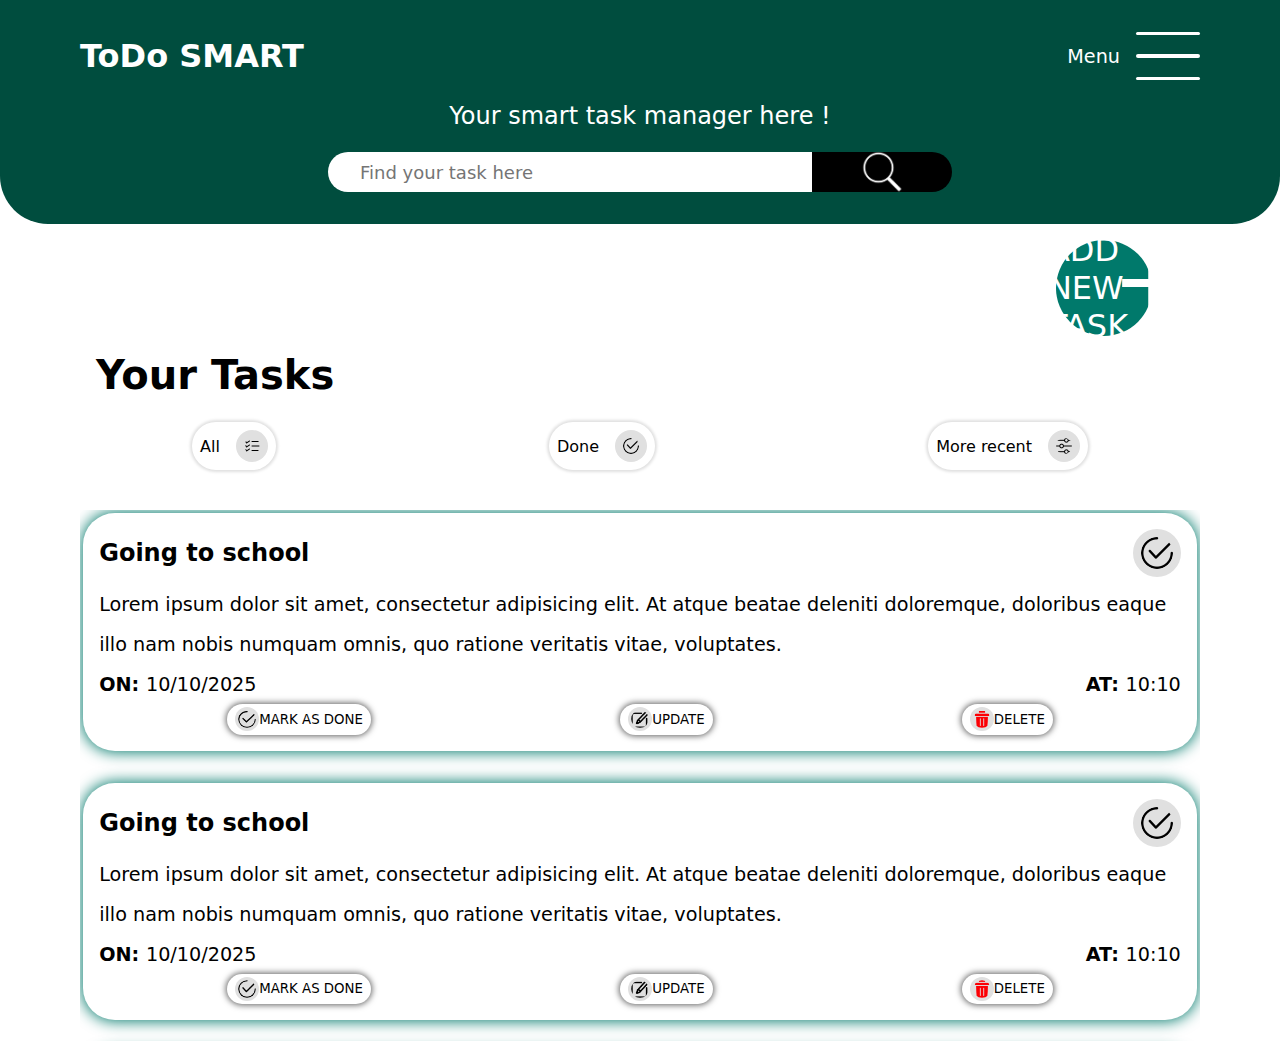
<file: index.html>
<!DOCTYPE html>
<html lang="en">
<head>
    <meta charset="UTF-8">
    <title>ToDo SMART App</title>
    <link rel="stylesheet" href="./index.css">
</head>
<body>
    <div class="top">
        <header>
            <a href="index.html" class="logo">ToDo SMART</a>
            <div class="menu">
                <span>Menu</span>
                <button class="btnMenu">
                    <hr>
                </button>
            </div>
            <nav>
                <ul class="menuList">
                    <li>
                        <a href="#">
                            <p>Menu</p>
                        </a>
                        <img src="./static/images/menuClose.png" alt="menu image">
                    </li>
                    <li>
                        <img src="./static/images/user.png" alt="profile image">
                        <a href="#">
                            <p>Your Profile</p>
                        </a>
                    </li>
                    <li>
                        <img src="./static/images/darkMode.png" alt="darkMode image">
                        <a href="#">
                            <p>Go in Dark Mode</p>
                        </a>
                    </li>
                </ul>
                <ul class="settings">
                    <li>
                        <a href="#">
                            <p>Settings</p>
                        </a>
                        <img src="./static/images/setting.png" alt="settings image">
                    </li>
                    <li>
                        <img src="./static/images/lang.png" alt="Language image">
                        <a href="#">
                            <p>Put it in English</p>
                        </a>
                    </li>
                    <li>
                        <img src="./static/images/colorPalette.png" alt="Color image">
                        <a href="#">
                            <p>Change the color</p>
                        </a>
                    </li>
                </ul>
                <footer class="footer">
                    <div class="about">
                        <b>ABOUT US</b>
                        <a href="/index.html">ToDo SMART</a>
                        <ul>
                            <li>
                                <a href="#">Legal informations</a>
                            </li>
                            <li>
                                <a href="#">Privacy Police</a>
                            </li>
                            <li>
                                <a href="#">FAQS</a>
                            </li>
                        </ul>
                    </div>
                    <div class="contact">
                        <b>CONTACT US: </b>
                        <ul>
                            <li>
                                <a href="#">
                                    <img src="./static/images/gmail.png" alt="email image">
                                    <p>www.Email@gmail.com</p>
                                </a>
                            </li>
                            <li>
                                <a href="#">
                                    <img src="./static/images/whatsapp.png" alt="Whatsapp image">
                                    <p>+237 676 169 056</p>
                                </a>
                            </li>
                            <li>
                                <a href="#">
                                    <img src="./static/images/facebook.png" alt="facebook image">
                                    <p>arold takam</p>
                                </a>
                            </li>
                            <li>
                                <a href="#">
                                    <img src="./static/images/youtube.png" alt="youtube image">
                                    <p>@aroldTakus</p>
                                </a>
                            </li>
                        </ul>
                    </div>
                    <div class="more">
                        <b>More on US: </b>
                        <ul>
                            <li>
                                <a href="#">Services Extra</a>
                            </li>
                            <li>
                                <a href="#">Services Extra</a>
                            </li>
                            <li>
                                <a href="#">Services Extra</a>
                            </li>
                        </ul>
                    </div>
                    <div class="copyright">
                        <p>&copy; 2025 ToDo SMART. All rights reserved.</p>
                        <p>Designed by Arold Takus</p>
                    </div>
                </footer>
            </nav>
        </header>
        <span class="heroText">Your smart task manager here !</span>
        <div class="search">
            <input type="search" class="quest" placeholder="Find your task here"/>
            <button type="submit">
                <img src="./static/images/search.webp" alt="loop images">
            </button>
        </div>
    </div>
    <div class="ctaAdd">
        <a href="./templates/html/addTask.html">
            <p>ADD NEW TASK</p>
            <span><p>+</p></span>
        </a>
    </div>
    <div class="taskBody">
        <h1>Your Tasks</h1>
        <div class="filterZone">
            <button class="all">
                <p>All</p>
                <img src="./static/images/all.png" alt="all image">
            </button>
            <button class="done">
                <p>Done</p>
                <img src="./static/images/done.png" alt="checked images">
            </button>
            <button class="order">
                <p>More recent</p>
                <img src="./static/images/order.png" alt="arrowUp images">
            </button>
        </div>
        <section class="taskList">
            <ul>
                <li>
                    <div class="topTask">
                        <h2>Going to school</h2>
                        <img src="./static/images/done.png" alt="status image">
                    </div>
                    <div class="text">
                        <p>
                            Lorem ipsum dolor sit amet, consectetur adipisicing elit. At atque beatae deleniti doloremque, doloribus eaque illo nam nobis numquam omnis, quo ratione veritatis vitae, voluptates.
                        </p>
                    </div>
                    <div class="timing">
                        <div class="date">
                            <b>ON: </b>
                            <span class="dating">10/10/2025</span>
                        </div>
                        <div class="time">
                            <b>AT: </b>
                            <span class="time">10:10</span>
                        </div>
                    </div>
                    <div class="btn">
                        <button class="markDone">
                            <img src="./static/images/done.png" alt="done image">
                            <p>MARK AS DONE</p>
                        </button>
                        <button class="update">
                            <img src="./static/images/update.png" alt="pencil image">
                            <p>UPDATE</p>
                        </button>
                        <button class="delete">
                            <img src="./static/images/delete.png" alt="delete image">
                            <p>DELETE</p>
                        </button>
                    </div>
                </li>
                <li>
                    <div class="topTask">
                        <h2>Going to school</h2>
                        <img src="./static/images/done.png" alt="status image">
                    </div>
                    <div class="text">
                        <p>
                            Lorem ipsum dolor sit amet, consectetur adipisicing elit. At atque beatae deleniti doloremque, doloribus eaque illo nam nobis numquam omnis, quo ratione veritatis vitae, voluptates.
                        </p>
                    </div>
                    <div class="timing">
                        <div class="date">
                            <b>ON: </b>
                            <span class="dating">10/10/2025</span>
                        </div>
                        <div class="time">
                            <b>AT: </b>
                            <span class="time">10:10</span>
                        </div>
                    </div>
                    <div class="btn">
                        <button class="markDone">
                            <img src="./static/images/done.png" alt="done image">
                            <p>MARK AS DONE</p>
                        </button>
                        <button class="update">
                            <img src="./static/images/update.png" alt="pencil image">
                            <p>UPDATE</p>
                        </button>
                        <button class="delete">
                            <img src="./static/images/delete.png" alt="delete image">
                            <p>DELETE</p>
                        </button>
                    </div>
                </li>
                <li>
                    <div class="topTask">
                        <h2>Going to school</h2>
                        <img src="./static/images/done.png" alt="status image">
                    </div>
                    <div class="text">
                        <p>
                            Lorem ipsum dolor sit amet, consectetur adipisicing elit. At atque beatae deleniti doloremque, doloribus eaque illo nam nobis numquam omnis, quo ratione veritatis vitae, voluptates.
                        </p>
                    </div>
                    <div class="timing">
                        <div class="date">
                            <b>ON: </b>
                            <span class="dating">10/10/2025</span>
                        </div>
                        <div class="time">
                            <b>AT: </b>
                            <span class="time">10:10</span>
                        </div>
                    </div>
                    <div class="btn">
                        <button class="markDone">
                            <img src="./static/images/done.png" alt="done image">
                            <p>MARK AS DONE</p>
                        </button>
                        <button class="update">
                            <img src="./static/images/update.png" alt="pencil image">
                            <p>UPDATE</p>
                        </button>
                        <button class="delete">
                            <img src="./static/images/delete.png" alt="delete image">
                            <p>DELETE</p>
                        </button>
                    </div>
                </li>
                <li>
                    <div class="topTask">
                        <h2>Going to school</h2>
                        <img src="./static/images/done.png" alt="status image">
                    </div>
                    <div class="text">
                        <p>
                            Lorem ipsum dolor sit amet, consectetur adipisicing elit. At atque beatae deleniti doloremque, doloribus eaque illo nam nobis numquam omnis, quo ratione veritatis vitae, voluptates.
                        </p>
                    </div>
                    <div class="timing">
                        <div class="date">
                            <b>ON: </b>
                            <span class="dating">10/10/2025</span>
                        </div>
                        <div class="time">
                            <b>AT: </b>
                            <span class="time">10:10</span>
                        </div>
                    </div>
                    <div class="btn">
                        <button class="markDone">
                            <img src="./static/images/done.png" alt="done image">
                            <p>MARK AS DONE</p>
                        </button>
                        <button class="update">
                            <img src="./static/images/update.png" alt="pencil image">
                            <p>UPDATE</p>
                        </button>
                        <button class="delete">
                            <img src="./static/images/delete.png" alt="delete image">
                            <p>DELETE</p>
                        </button>
                    </div>
                </li>
                <li>
                    <div class="topTask">
                        <h2>Going to school</h2>
                        <img src="./static/images/done.png" alt="status image">
                    </div>
                    <div class="text">
                        <p>
                            Lorem ipsum dolor sit amet, consectetur adipisicing elit. At atque beatae deleniti doloremque, doloribus eaque illo nam nobis numquam omnis, quo ratione veritatis vitae, voluptates.
                        </p>
                    </div>
                    <div class="timing">
                        <div class="date">
                            <b>ON: </b>
                            <span class="dating">10/10/2025</span>
                        </div>
                        <div class="time">
                            <b>AT: </b>
                            <span class="time">10:10</span>
                        </div>
                    </div>
                    <div class="btn">
                        <button class="markDone">
                            <img src="./static/images/done.png" alt="done image">
                            <p>MARK AS DONE</p>
                        </button>
                        <button class="update">
                            <img src="./static/images/update.png" alt="pencil image">
                            <p>UPDATE</p>
                        </button>
                        <button class="delete">
                            <img src="./static/images/delete.png" alt="delete image">
                            <p>DELETE</p>
                        </button>
                    </div>
                </li>
                <li>
                    <div class="topTask">
                        <h2>Going to school</h2>
                        <img src="./static/images/done.png" alt="status image">
                    </div>
                    <div class="text">
                        <p>
                            Lorem ipsum dolor sit amet, consectetur adipisicing elit. At atque beatae deleniti doloremque, doloribus eaque illo nam nobis numquam omnis, quo ratione veritatis vitae, voluptates.
                        </p>
                    </div>
                    <div class="timing">
                        <div class="date">
                            <b>ON: </b>
                            <span class="dating">10/10/2025</span>
                        </div>
                        <div class="time">
                            <b>AT: </b>
                            <span class="time">10:10</span>
                        </div>
                    </div>
                    <div class="btn">
                        <button class="markDone">
                            <img src="./static/images/done.png" alt="done image">
                            <p>MARK AS DONE</p>
                        </button>
                        <button class="update">
                            <img src="./static/images/update.png" alt="pencil image">
                            <p>UPDATE</p>
                        </button>
                        <button class="delete">
                            <img src="./static/images/delete.png" alt="delete image">
                            <p>DELETE</p>
                        </button>
                    </div>
                </li>
                <li>
                    <div class="topTask">
                        <h2>Going to school</h2>
                        <img src="./static/images/done.png" alt="status image">
                    </div>
                    <div class="text">
                        <p>
                            Lorem ipsum dolor sit amet, consectetur adipisicing elit. At atque beatae deleniti doloremque, doloribus eaque illo nam nobis numquam omnis, quo ratione veritatis vitae, voluptates.
                        </p>
                    </div>
                    <div class="timing">
                        <div class="date">
                            <b>ON: </b>
                            <span class="dating">10/10/2025</span>
                        </div>
                        <div class="time">
                            <b>AT: </b>
                            <span class="time">10:10</span>
                        </div>
                    </div>
                    <div class="btn">
                        <button class="markDone">
                            <img src="./static/images/done.png" alt="done image">
                            <p>MARK AS DONE</p>
                        </button>
                        <button class="update">
                            <img src="./static/images/update.png" alt="pencil image">
                            <p>UPDATE</p>
                        </button>
                        <button class="delete">
                            <img src="./static/images/delete.png" alt="delete image">
                            <p>DELETE</p>
                        </button>
                    </div>
                </li>
                <li>
                    <div class="topTask">
                        <h2>Going to school</h2>
                        <img src="./static/images/done.png" alt="status image">
                    </div>
                    <div class="text">
                        <p>
                            Lorem ipsum dolor sit amet, consectetur adipisicing elit. At atque beatae deleniti doloremque, doloribus eaque illo nam nobis numquam omnis, quo ratione veritatis vitae, voluptates.
                        </p>
                    </div>
                    <div class="timing">
                        <div class="date">
                            <b>ON: </b>
                            <span class="dating">10/10/2025</span>
                        </div>
                        <div class="time">
                            <b>AT: </b>
                            <span class="time">10:10</span>
                        </div>
                    </div>
                    <div class="btn">
                        <button class="markDone">
                            <img src="./static/images/done.png" alt="done image">
                            <p>MARK AS DONE</p>
                        </button>
                        <button class="update">
                            <img src="./static/images/update.png" alt="pencil image">
                            <p>UPDATE</p>
                        </button>
                        <button class="delete">
                            <img src="./static/images/delete.png" alt="delete image">
                            <p>DELETE</p>
                        </button>
                    </div>
                </li>
            </ul>
        </section>
    </div>
    <section class="upd">
        <div class="errorTracker">
        <span>
            <p>
                Lorem ipsum dolor sit amet, consectetur adipisicing elit. Aspernatur cupiditate eos fugiat obcaecati. Blanditiis corporis dolor est ipsum maiores perspiciatis possimus praesentium repellat temporibus unde.
            </p>
            <button>OK</button>
        </span>
        </div>
        <h1>Update your Task</h1>
        <form>
            <input type="text" class="title" placeholder="Enter your task title here">
            <textarea name="details" id="details" class="description" cols="30" rows="10" placeholder="Enter your task description"></textarea>
            <div class="chrono">
                <input type="date" name="date" id="date" class="day">
                <input type="time" name="time" id="time" class="hour">
            </div>
            <div class="status">
                <label for="status" id="status">Would you want to change the status?</label>
                <div class="put">
                    <input type="radio" name="stat" id="yes">
                    <label for="yes">Yes</label>
                </div>
                <div class="put">
                    <input type="radio" name="stat" id="no">
                    <label for="no">No</label>
                </div>
            </div>
            <div class="btn">
                <a href="./index.html" class="backToHome">BACK</a>
                <button type="submit" class="ok">SUBMIT</button>
            </div>
        </form>
    </section>

    <script src="./index.js" defer></script>
</body>
</html>
</file>
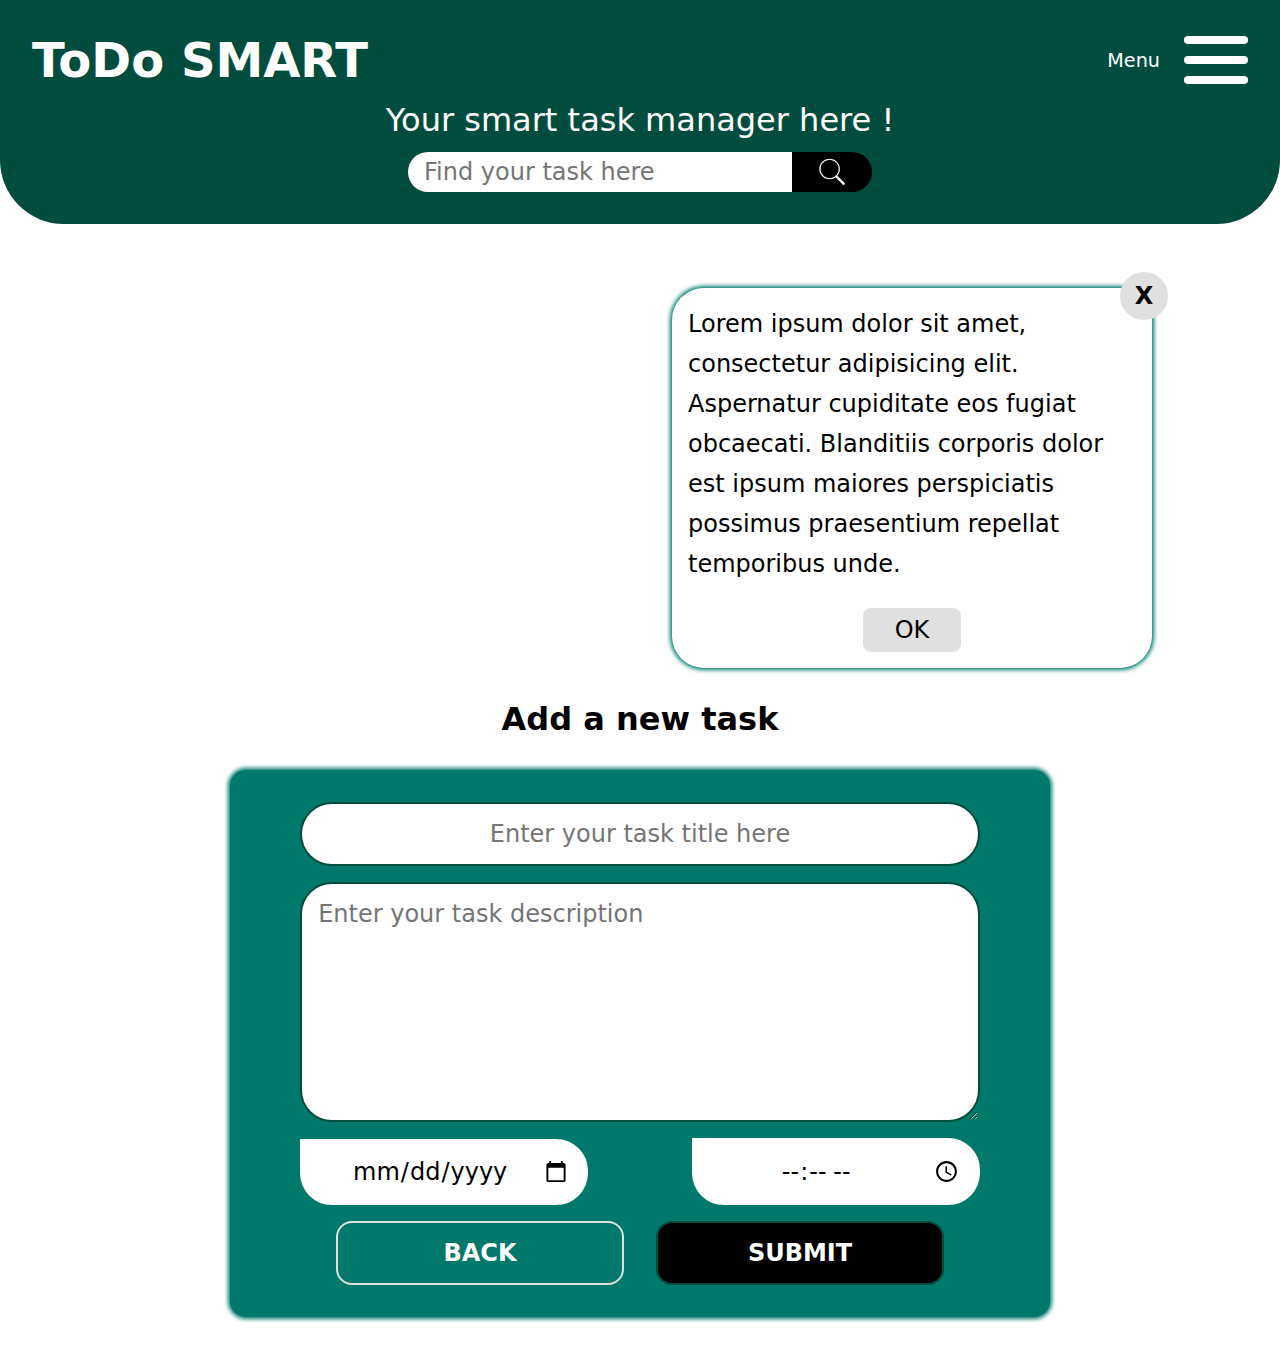
<file: templates/html/addTask.html>
<!DOCTYPE html>
<html lang="en">
  <head>
    <meta charset="UTF-8" />
    <title>ToDo SMART App/Add New Task</title>
    <link rel="stylesheet" href="/static/css/addTask.css" />
  </head>
  <body>
    <div class="top">
      <header>
        <a href="/index.html" class="logo">ToDo SMART</a>
        <div class="menu">
          <span>Menu</span>
          <button class="btnMenu">
            <hr />
          </button>
        </div>
        <nav>
          <ul class="menuList">
            <li>
              <a href="#">
                <p>Menu</p>
              </a>
              <img src="/static/images/menuClose.png" alt="menu image" />
            </li>
            <li>
              <img src="/static/images/user.png" alt="profile image" />
              <a href="#">
                <p>Your Profile</p>
              </a>
            </li>
            <li>
              <img src="/static/images/darkMode.png" alt="darkMode image" />
              <a href="#">
                <p>Go in Dark Mode</p>
              </a>
            </li>
          </ul>
          <ul class="settings">
            <li>
              <a href="#">
                <p>Settings</p>
              </a>
              <img src="/static/images/setting.png" alt="settings image" />
            </li>
            <li>
              <img src="/static/images/lang.png" alt="Language image" />
              <a href="#">
                <p>Put it in English</p>
              </a>
            </li>
            <li>
              <img src="/static/images/colorPalette.png" alt="Color image" />
              <a href="#">
                <p>Change the color</p>
              </a>
            </li>
          </ul>
          <footer class="footer">
            <div class="about">
              <b>ABOUT US</b>
              <a href="/index.html">ToDo SMART</a>
              <ul>
                <li>
                  <a href="#">Legal informations</a>
                </li>
                <li>
                  <a href="#">Privacy Police</a>
                </li>
                <li>
                  <a href="#">FAQS</a>
                </li>
              </ul>
            </div>
            <div class="contact">
              <b>CONTACT US: </b>
              <ul>
                <li>
                  <a href="#">
                    <img src="/static/images/gmail.png" alt="email image" />
                    <p>www.Email@gmail.com</p>
                  </a>
                </li>
                <li>
                  <a href="#">
                    <img
                      src="/static/images/whatsapp.png"
                      alt="Whatsapp image"
                    />
                    <p>+237 676 169 056</p>
                  </a>
                </li>
                <li>
                  <a href="#">
                    <img
                      src="/static/images/facebook.png"
                      alt="facebook image"
                    />
                    <p>arold takam</p>
                  </a>
                </li>
                <li>
                  <a href="#">
                    <img src="/static/images/youtube.png" alt="youtube image" />
                    <p>@aroldTakus</p>
                  </a>
                </li>
              </ul>
            </div>
            <div class="more">
              <b>More on US: </b>
              <ul>
                <li>
                  <a href="#">Services Extra</a>
                </li>
                <li>
                  <a href="#">Services Extra</a>
                </li>
                <li>
                  <a href="#">Services Extra</a>
                </li>
              </ul>
            </div>
            <div class="copyright">
              <p>&copy; 2025 ToDo SMART. All rights reserved.</p>
              <p>Designed by Arold Takus</p>
            </div>
          </footer>
        </nav>
      </header>
      <span class="heroText">Your smart task manager here !</span>
      <div class="search">
        <input type="search" class="quest" placeholder="Find your task here" />
        <button type="submit">
          <img src="/static/images/search.webp" alt="loop images" />
        </button>
      </div>
    </div>
    <div class="zone">
      <div class="errorTracker">
        <span>
          <p>
            Lorem ipsum dolor sit amet, consectetur adipisicing elit. Aspernatur
            cupiditate eos fugiat obcaecati. Blanditiis corporis dolor est ipsum
            maiores perspiciatis possimus praesentium repellat temporibus unde.
          </p>
          <button>OK</button>
        </span>
      </div>
      <h1>Add a new task</h1>
      <form>
        <input
          type="text"
          class="title"
          placeholder="Enter your task title here"
        />
        <textarea
          name="details"
          id="details"
          class="description"
          cols="30"
          rows="10"
          placeholder="Enter your task description"
        ></textarea>
        <div class="chrono">
          <input type="date" name="date" id="date" class="day" />
          <input type="time" name="time" id="time" class="hour" />
        </div>
        <div class="btn">
          <a href="/index.html" class="backToHome">BACK</a>
          <button type="submit" class="ok">SUBMIT</button>
        </div>
      </form>
    </div>

    <script src="/index.js" defer></script>
  </body>
</html>
</file>
<file: index.css>
*{
    padding: 0;
    margin: 0;
    box-sizing: border-box;
    font-family: system-ui, -apple-system, BlinkMacSystemFont, 'Segoe UI', Roboto, Oxygen, Ubuntu, Cantarell, 'Open Sans', 'Helvetica Neue', sans-serif;
}

:root{
    --mainColor:  #004D3E;
    --secondaryColor: #00796B;
    --thirdColor: #00796B;
    --blackColor: #000;
    --whiteColor: #fff;
    --grayColor: #f5f5f5;
    --lightGrayColor: #e0e0e0;
    --darkGrayColor: #616161;
    --errorColor: #d32f2f;
}


/*--------------------------MOBILE FIRST----------------------------*/
body{
    display: flex;
    flex-direction: column;
    align-items: center;
    justify-content: center;
    gap: 1rem;
    width: 100%;
    overflow-x: hidden;

    & .top{
        display: flex;
        flex-direction: column;
        align-items: center;
        justify-content: space-between;
        width: 100%;
        height: 20rem;
        background-color: var(--mainColor);
        border-bottom-left-radius: 3rem;
        border-bottom-right-radius: 3rem;
        padding: 2rem 1rem;

        & header{
            display: flex;
            align-items: center;
            justify-content: space-between;
            width: 100%;

            & .logo{
                color: var(--whiteColor);
                font-size: 2rem;
                font-weight: bolder;
                text-decoration: none;
            }

            & .menu{
                display: flex;
                align-items: center;
                gap: 1rem;

                & span{
                    color: var(--whiteColor);
                    font-size: larger;
                }

                & .btnMenu{
                    position: relative;
                    display: flex;
                    flex-direction: column;
                    align-items: center;
                    justify-content: center;
                    width: 2rem;
                    height: 1.5rem;
                    background-color: transparent;
                    border: none;
                    cursor: pointer;
                    transition: 1s all ease;

                    & hr{
                        width: 100%;
                        height: 0.2rem;
                        background-color: var(--whiteColor);
                        border: none;
                        border-radius: 1rem;
                        transition: 1s all ease;
                    }

                    &:before, &:after{
                        width: 100%;
                        height: 0.2rem;
                        background-color: var(--whiteColor);
                        border: none;
                        border-radius: 1rem;
                        content: "";
                        transition: 1s all ease;
                    }

                    &:before{
                        position: absolute;
                        top: 0;
                    }

                    &:after{
                        position: absolute;
                        bottom: 0;
                    }
                }
            }

            & nav{
                position: fixed;
                top: 0;
                left: 0;
                display: flex;
                flex-direction: column;
                justify-content: space-between;
                gap: 2rem;
                width: 100%;
                height: 100dvh;
                background-color: var(--mainColor);
                z-index: 100;
                padding: 2rem 4rem;
                overflow: hidden scroll;
                scroll-behavior: smooth;

                transform: translateX(-100%);
                opacity: 0;

                transition: 1s all ease;

                & .menuList{
                    display: flex;
                    flex-direction: column;
                    gap: 2rem;
                    list-style: none;

                    & li:nth-child(1){
                        display: flex;
                        justify-content: space-between;
                        border-bottom: 1px solid var(--grayColor);
                        padding: 1rem  0;

                        & img{
                            width: 4rem;
                            background-color: var(--whiteColor);
                            border-radius: 4rem;
                            aspect-ratio: 4/4;
                            padding: 0.5rem;
                        }

                        & a{
                            color: var(--whiteColor);
                            font-size: xx-large;
                            font-weight: 570;
                            text-decoration: none;
                        }
                    }

                    & li{
                        display: flex;
                        align-items: center;
                        gap: 1rem;

                        & img{
                            width: 3rem;
                            background-color: var(--whiteColor);
                            border-radius: 2rem;
                            aspect-ratio: 4/4;
                            padding: 0.5rem;
                        }

                        & a{
                            color: var(--whiteColor);
                            font-size: x-large;
                            font-weight: 570;
                            text-decoration: none;
                        }
                    }
                }

                & .settings{
                    display: flex;
                    flex-direction: column;
                    gap: 2rem;
                    list-style: none;

                    & li:nth-child(1){
                        display: flex;
                        justify-content: space-between;
                        border-bottom: 1px solid var(--grayColor);
                        padding: 1rem  0;

                        & img{
                            width: 4rem;
                            background-color: var(--whiteColor);
                            border-radius: 4rem;
                            aspect-ratio: 4/4;
                            padding: 0.5rem;
                        }

                        & a{
                            color: var(--whiteColor);
                            font-size: xx-large;
                            font-weight: 570;
                            text-decoration: none;
                        }
                    }

                    & li{
                        display: flex;
                        align-items: center;
                        gap: 1rem;

                        & img{
                            width: 3rem;
                            background-color: var(--whiteColor);
                            border-radius: 2rem;
                            aspect-ratio: 4/4;
                            padding: 0.5rem;
                        }

                        & a{
                            color: var(--whiteColor);
                            font-size: x-large;
                            font-weight: 570;
                            text-decoration: none;
                        }
                    }
                }

                & footer{
                    display: flex;
                    flex-direction: column;
                    align-items: center;
                    gap: 2rem;
                    width: 100%;
                    background-color: var(--secondaryColor);
                    border-radius: 1rem;
                    padding: 2rem;

                    & .about, .more{
                        display: flex;
                        flex-direction: column;
                        align-items: center;
                        gap: 1rem;
                        width: 100%;

                        & b{
                            color: var(--whiteColor);
                            font-size: large;
                        }

                        & a{
                            color: var(--whiteColor);
                            font-size: x-large;
                            text-decoration: none;
                            transition: 1s all ease;

                            &:hover{
                                font-weight: bold;
                            }
                        }

                        & ul{
                            display: flex;
                            flex-direction: column;
                            gap: 0.8rem;
                            color: var(--whiteColor);
                            font-size: small;
                            font-weight: 300;
                        }
                    }

                    & .contact{
                        display: flex;
                        flex-direction: column;
                        align-items: center;
                        gap: 1rem;
                        width: 100%;

                        & b{
                            color: var(--whiteColor);
                            font-size: large;
                        }

                        & a{
                            color: var(--whiteColor);
                            font-size: large;
                            text-decoration: none;
                        }

                        & ul{
                            display: flex;
                            flex-wrap: wrap;
                            align-items: center;
                            justify-content: center;
                            gap: 4rem;
                            width: 100%;
                            color: var(--whiteColor);
                            font-size: small;
                            font-weight: 380;


                            & li{
                                display: flex;
                                flex-direction: column;
                                align-items: center;
                                justify-content: center;


                                & a{
                                    display: flex;
                                    flex-direction: column;
                                    align-items: center;
                                    justify-content: center;
                                    gap: 1rem;
                                    color: var(--whiteColor);
                                    font-size: x-large;
                                    font-weight: 380;
                                    text-decoration: none;
                                    transition: 1s all ease;

                                    & img{
                                        width: 3rem;
                                        background-color: var(--whiteColor);
                                        border-radius: 2rem;
                                        aspect-ratio: 4/4;
                                        padding: 0.5rem;
                                    }

                                    &:hover{
                                        font-weight: bold;
                                    }
                                }
                            }
                        }
                    }

                    & .copyright{
                        display: flex;
                        flex-direction: column;
                        align-items: center;
                        gap: 1rem;
                        width: 100%;
                        color: var(--whiteColor);
                        border-top: 1px solid var(--grayColor);
                        padding: 1rem 0;
                    }
                }
            }
        }

        & .heroText{
            color: var(--whiteColor);
            font-size: xx-large;
            text-align: center;
        }

        & .search{
            display: flex;
            align-items: center;
            width: 88%;
            height: 3rem;
            border-radius: 2rem;
            overflow: hidden;

            & .quest{
                display: flex;
                align-items: center;
                justify-content: center;
                width: 85%;
                height: 100%;
                background-color: var(--whiteColor);
                border: none;
                color: var(--blackColor);
                font-size: x-large;
                outline: none;
                padding: 0 1rem;
            }

            & button[type = "submit"]{
                display: flex;
                align-items: center;
                justify-content: center;
                width: 25%;
                height: 100%;
                background-color: var(--blackColor);
                border: none;
                transition: 1s all ease;

                & img{
                    width: 70%;
                    justify-content: center;
                    aspect-ratio: 4/4;
                    object-fit: cover;
                    padding: 0.8rem;
                }

                &:hover{
                    cursor: pointer;
                }
            }
        }
    }

    & .ctaAdd{
        display: flex;
        justify-content: flex-end;
        width: 100%;
        overflow: hidden;
        padding: 0 2rem;

        & a{
            display: flex;
            align-items: center;
            justify-content: center;
            gap: 1rem;
            width: 6rem;
            height: 6rem;
            background-color: var(--secondaryColor);
            border-radius: 8rem;
            color: var(--whiteColor);
            font-size: xx-large;
            text-decoration: none;
            transition: 0.5s all ease;
            padding: 2.5rem;

            & span{
                position: relative;
                display: flex;
                align-items: center;
                justify-content: center;
                width: 100%;
                height: 100%;
                transform: translateY(-50%);

                & p{
                    font-size: 6rem;
                }
            }

            &:hover{
                cursor: pointer;
                font-weight: bold;
            }
        }
    }

    & .taskBody{
        display: flex;
        flex-direction: column;
        align-items: center;
        justify-content: center;
        gap: 1.5rem;
        width: 100%;

        & h1{
            align-self: flex-start;
            font-size: 2.5rem;
            margin-left: 2rem;
        }

        & .filterZone{
            display: flex;
            align-items: center;
            justify-content: space-between;
            width: 100%;
            padding: 0 2rem;

            & button{
                display: flex;
                align-items: center;
                gap: 1rem;
                background-color: var(--whiteColor);
                border-radius: 2rem;
                border: none;
                box-shadow: 0 0 3px 2px var(--lightGrayColor);
                padding: 0.5rem;
                transition: 1s all ease;

                & p{
                    font-size: larger;
                }

                & img{
                    width: 2rem;
                    aspect-ratio: 4/4;
                    object-fit: cover;
                    background-color: var(--lightGrayColor);
                    border-radius: 2rem;
                    padding: 0.5rem;
                }

                &:hover{
                    background-color: var(--secondaryColor);
                    color: var(--whiteColor);
                    cursor: pointer;
                    font-weight: bold;
                }
            }
        }

        & .taskList{
            display: flex;
            flex-direction: column;
            align-items: center;
            width: 100%;
            height: auto;
            background-color: var(--whiteColor);
            /*border: 0.5rem solid var(--secondaryColor);*/
            border-radius: 2rem;
            padding: 1rem;

            ul{
                display: flex;
                flex-direction: column;
                gap: 2rem;
                width: 100%;
                min-height: 20dvh;
                max-height: 59dvh;
                list-style: none;
                overflow: hidden scroll;
                scroll-behavior: smooth;
                padding: 0.2rem;

                & li{
                    display: flex;
                    flex-direction: column;
                    gap: 0.5rem;
                    width: 100%;
                    background-color: var(--whiteColor);
                    border-radius: 2rem;
                    box-shadow: 0 0 15px 1px var(--secondaryColor);
                    padding: 1rem;

                    & .topTask{
                        display: flex;
                        align-items: center;
                        justify-content: space-between;

                        & h2{
                            font-size: x-large;
                        }

                        & img{
                            width: 3rem;
                            aspect-ratio: 4/4;
                            background-color: var(--lightGrayColor);
                            border-radius: 2rem;
                            object-fit: cover;
                            padding: 0.5rem;
                        }
                    }

                    & .text{
                        display: flex;
                        align-items: center;
                        justify-content: center;
                        width: 100%;

                        & p{
                            font-size: larger;
                            line-height: 2.5rem;
                        }
                    }

                    & .timing{
                        display: flex;
                        align-items: center;
                        justify-content: space-between;
                        width: 100%;
                        font-size: larger;
                    }

                    & .btn{
                        display: flex;
                        align-items: center;
                        justify-content: space-between;
                        width: 100%;

                        & button{
                            display: flex;
                            align-items: center;
                            gap: 0rem;
                            background-color: transparent;
                            border-radius: 2rem;
                            border: none;
                            box-shadow: 0 0 6px 1px var(--darkGrayColor);
                            padding: 0.2rem  0.5rem;
                            transition: 1s all ease;

                            & p{
                                /*font-size: large;*/
                            }

                            & img{
                                width: 1.5rem;
                                aspect-ratio: 4/4;
                                object-fit: cover;
                                background-color: var(--lightGrayColor);
                                border-radius: 2rem;
                                padding: 0.2rem;
                            }

                            &:hover{
                                background-color: var(--secondaryColor);
                                color: var(--whiteColor);
                                cursor: pointer;
                                font-weight: bold;
                            }
                        }
                    }
                }
            }
        }
    }

    & .upd{
        position: absolute;
        top: 0;
        left: 0;
        display: flex;
        flex-direction: column;
        align-items: center;
        justify-content: center;
        gap: 2rem;
        width: 100%;
        height: auto;
        background-color: var(--secondaryColor);
        padding: 2rem;
        transition: 1s all ease;

        /*transform: translateX(-100%);*/
        scale: 0;
        opacity: 0;

        & .errorTracker{
            display: flex;
            flex-direction: column;
            align-items: flex-end;
            justify-content: center;
            width: 100%;

            & span{
                position: relative;
                display: flex;
                flex-direction: column;
                align-items: center;
                gap: 1.2rem;
                min-width: 20rem;
                max-width: 30rem;
                background-color: var(--whiteColor);
                border-radius: 2rem;
                box-shadow: 0 0 4px 2px var(--secondaryColor);
                font-size: large;
                line-height: 2.5rem;
                padding: 1rem;
                transition: 1s all ease;

                & button{
                    background-color: var(--lightGrayColor);
                    border: none;
                    border-radius: 0.5rem;
                    color: var(--blackColor);
                    font-size: x-large;
                    padding: 0.5rem 2rem;
                    transition: 1s all ease;

                    &:hover{
                        background-color: var(--darkGrayColor);
                        color: var(--whiteColor);
                        cursor: pointer;
                        font-weight: bold;
                    }
                }

                &:after{
                    content: "X";
                    position: absolute;
                    top: -1rem;
                    right: -1rem;
                    display: flex;
                    align-items: center;
                    justify-content: center;
                    width: 3rem;
                    height: 3rem;
                    background-color: var(--lightGrayColor);
                    border-radius: 2rem;
                    font-weight: bold;
                    transition: 1s all ease;
                }

                &:hover:after{
                    background-color: var(--darkGrayColor);
                    color: var(--whiteColor);
                    cursor: pointer;
                    font-weight: bold;
                }
            }
        }

        & h1{
            color: var(--whiteColor);
            font-size: 2rem;
            text-align: center;
        }

        & form{
            display: flex;
            flex-direction: column;
            align-items: center;
            justify-content: space-between;
            gap: 2rem;
            width: 100%;


            & .title{
                width: 90%;
                border: 2px solid var(--mainColor);
                border-radius: 2rem;
                font-size: larger;
                padding: 1rem;
                text-align: center;
            }

            & #details{
                width: 90%;
                height: 15rem;
                border: 2px solid var(--mainColor);
                border-radius: 2rem;
                font-size: large;
                padding: 1rem;
            }

            & .chrono{
                position: relative;
                display: flex;
                align-items: center;
                justify-content: space-between;
                gap: 4rem;
                width: 100%;

                & input{
                    position: relative;
                    width: 45%;
                    border: 2px solid var(--whiteColor);
                    border-radius: 2rem;
                    border-top-left-radius: 0rem;
                    font-size: large;
                    outline: none;
                    padding: 1rem;
                    text-align: center;

                    &:nth-child(1){
                        z-index: 10;

                        &:before{
                            content: "DATE";
                            position: absolute;
                            top: -3.9rem;
                            left: 0;
                            display: flex;
                            align-items: center;
                            justify-content: center;
                            background-color: var(--whiteColor);
                            border-top-left-radius: 2rem;
                            border-top-right-radius: 2rem;
                            font-weight: bold;
                            transition: 1s all ease;
                            padding: 1rem 2rem;
                            z-index: 0;
                        }
                    }

                    &:nth-child(2){
                        z-index: 10;

                        &:before{
                            content: "TIME";
                            position: absolute;
                            top: -3.9rem;
                            left: 0;
                            display: flex;
                            align-items: center;
                            justify-content: center;
                            background-color: var(--whiteColor);
                            border-top-left-radius: 2rem;
                            border-top-right-radius: 2rem;
                            font-weight: bold;
                            transition: 1s all ease;
                            padding: 1rem 2rem;
                            z-index: 0;
                        }
                    }
                }
            }

            & .status{
                display: flex;
                align-items: center;
                gap: 2rem;
                width: 100%;
                color: var(--whiteColor);
                font-size: larger;

                & .put{
                    display: flex;
                    align-items: center;
                    gap: 0.5rem;
                }
            }

            & .btn{
                display: flex;
                align-items: center;
                gap: 2rem;
                width: 100%;

                & a{
                    width: 18rem;
                    border: 2px solid var(--lightGrayColor);
                    border-radius: 1rem;
                    color: var(--whiteColor);
                    font-size: x-large;
                    font-weight: bold;
                    outline: none;
                    padding: 1rem;
                    text-align: center;
                    text-decoration: none;
                }

                & .ok{
                    width: 18rem;
                    background-color: var(--blackColor);
                    border: 2px solid var(--mainColor);
                    border-radius: 1rem;
                    color: var(--whiteColor);
                    font-size: x-large;
                    font-weight: bold;
                    outline: none;
                    padding: 1rem;
                    text-align: center;
                    text-decoration: none;
                }
            }
        }
    }
    & .activeUpdateForm{
        opacity: 1;
        scale: 1;
    }
}


/*----------------------------RESPONSIVE MANAGEMENT FOR MIDDLE SCREEN-----------------*/
@media(min-width: 768px) {
    body{
        gap: 1rem;

        & .top{
            height: 14rem;

            & header{
                padding: 0 4rem;

                & .menu{

                    & .btnMenu{
                        width: 4rem;
                        height: 3rem;
                    }

                    & span{
                        color: var(--whiteColor);
                        font-size: larger;
                    }
                }

                & nav{
                    width: 50%;

                    & footer{

                        & .about, .more{

                            & b{
                                color: var(--whiteColor);
                                font-size: large;
                            }

                            & a{
                                color: var(--whiteColor);
                                font-size: x-large;
                                text-decoration: none;
                                transition: 1s all ease;

                                &:hover{
                                    font-weight: bold;
                                }
                            }

                            & ul{
                                display: flex;
                                flex-direction: column;
                                gap: 0.8rem;
                                color: var(--whiteColor);
                                font-size: small;
                                font-weight: 300;
                            }
                        }

                        & .contact{
                            display: flex;
                            flex-direction: column;
                            align-items: center;
                            gap: 1rem;
                            width: 100%;

                            & b{
                                color: var(--whiteColor);
                                font-size: large;
                            }

                            & a{
                                color: var(--whiteColor);
                                font-size: large;
                                text-decoration: none;
                            }

                            & ul{
                                display: flex;
                                flex-wrap: wrap;
                                align-items: center;
                                justify-content: center;
                                gap: 4rem;
                                width: 100%;
                                color: var(--whiteColor);
                                font-size: small;
                                font-weight: 380;


                                & li{
                                    display: flex;
                                    flex-direction: column;
                                    align-items: center;
                                    justify-content: center;


                                    & a{
                                        display: flex;
                                        flex-direction: column;
                                        align-items: center;
                                        justify-content: center;
                                        gap: 1rem;
                                        color: var(--whiteColor);
                                        font-size: x-large;
                                        font-weight: 380;
                                        text-decoration: none;
                                        transition: 1s all ease;

                                        & img{
                                            width: 3rem;
                                            background-color: var(--whiteColor);
                                            border-radius: 2rem;
                                            aspect-ratio: 4/4;
                                            padding: 0.5rem;
                                        }

                                        &:hover{
                                            font-weight: bold;
                                        }
                                    }
                                }
                            }
                        }

                        & .copyright{
                            display: flex;
                            flex-direction: column;
                            align-items: center;
                            gap: 1rem;
                            width: 100%;
                            color: var(--whiteColor);
                            border-top: 1px solid var(--grayColor);
                            padding: 1rem 0;
                        }
                    }
                }
            }

            & .heroText{
                font-size: x-large;
            }

            & .search{
                width: 50%;
                height: 2.5rem;

                & .quest{
                    font-size: large;
                    padding: 0 2rem;
                }

                & button[type = "submit"]{

                    & img{
                        width: 50%;
                    }

                    &:hover{
                        cursor: pointer;
                    }
                }
            }
        }

        & .ctaAdd{
            display: flex;
            justify-content: flex-end;
            width: 100%;
            overflow: hidden;
            padding: 0 8rem;

            & a{
                display: flex;
                align-items: center;
                justify-content: center;
                gap: 1rem;
                width: 6rem;
                height: 6rem;
                background-color: var(--secondaryColor);
                border-radius: 8rem;
                color: var(--whiteColor);
                font-size: xx-large;
                text-decoration: none;
                transition: 0.5s all ease;
                padding: 2.5rem;

                & span{
                    position: relative;
                    display: flex;
                    align-items: center;
                    justify-content: center;
                    width: 100%;
                    height: 100%;
                    transform: translateY(-50%);

                    & p{
                        font-size: 6rem;
                    }
                }

                &:hover{
                    cursor: pointer;
                    font-weight: bold;
                }
            }
        }

        & .taskBody{
            width: 100%;
            padding: 0 4rem;

            & .filterZone{
                padding: 0 8rem;
            }

            & .taskList{
                width: 100%;

                & ul{
                    display: flex;
                    flex-direction: column;
                    align-items: center;

                    & li{
                        width: 100%;

                        & .btn{
                            padding: 0 8rem;
                        }
                    }
                }
            }
        }

        & .upd{
            display: flex;
            flex-direction: row-reverse;
            align-items: center;
            justify-content: center;
            width: 100%;
            height: 120dvh;
            padding: 2rem 16rem;

            & .errorTracker{

                & span{
                    position: relative;
                    display: flex;
                    flex-direction: column;
                    align-items: center;
                    gap: 1.2rem;
                    min-width: 20rem;
                    max-width: 30rem;
                    background-color: var(--whiteColor);
                    border-radius: 2rem;
                    box-shadow: 0 0 4px 2px var(--secondaryColor);
                    font-size: large;
                    line-height: 2.5rem;
                    padding: 1rem;
                    transition: 1s all ease;

                    & button{
                        background-color: var(--lightGrayColor);
                        border: none;
                        border-radius: 0.5rem;
                        color: var(--blackColor);
                        font-size: x-large;
                        padding: 0.5rem 2rem;
                        transition: 1s all ease;

                        &:hover{
                            background-color: var(--darkGrayColor);
                            color: var(--whiteColor);
                            cursor: pointer;
                            font-weight: bold;
                        }
                    }

                    &:after{
                        content: "X";
                        position: absolute;
                        top: -1rem;
                        right: -1rem;
                        display: flex;
                        align-items: center;
                        justify-content: center;
                        width: 3rem;
                        height: 3rem;
                        background-color: var(--lightGrayColor);
                        border-radius: 2rem;
                        font-weight: bold;
                        transition: 1s all ease;
                    }

                    &:hover:after{
                        background-color: var(--darkGrayColor);
                        color: var(--whiteColor);
                        cursor: pointer;
                        font-weight: bold;
                    }
                }
            }

            & h1{
                display: none;
            }
        }
    }
}

/*----------------------------RESPONSIVE MANAGEMENT FOR XLARGE SCREEN-----------------*/
@media(min-width: 1440px) {
    body{
        gap: 1rem;

        & .top{
            height: 14rem;

            & header{
                padding: 0 16rem;

                & .menu{

                    & .btnMenu{
                        width: 4rem;
                        height: 3rem;
                    }

                    & span{
                        color: var(--whiteColor);
                        font-size: larger;
                    }
                }

                & nav{
                    width: 50%;

                    & footer{

                        & .about, .more{

                            & b{
                                color: var(--whiteColor);
                                font-size: large;
                            }

                            & a{
                                color: var(--whiteColor);
                                font-size: x-large;
                                text-decoration: none;
                                transition: 1s all ease;

                                &:hover{
                                    font-weight: bold;
                                }
                            }

                            & ul{
                                display: flex;
                                flex-direction: column;
                                gap: 0.8rem;
                                color: var(--whiteColor);
                                font-size: small;
                                font-weight: 300;
                            }
                        }

                        & .contact{
                            display: flex;
                            flex-direction: column;
                            align-items: center;
                            gap: 1rem;
                            width: 100%;

                            & b{
                                color: var(--whiteColor);
                                font-size: large;
                            }

                            & a{
                                color: var(--whiteColor);
                                font-size: large;
                                text-decoration: none;
                            }

                            & ul{
                                display: flex;
                                flex-wrap: wrap;
                                align-items: center;
                                justify-content: center;
                                gap: 4rem;
                                width: 100%;
                                color: var(--whiteColor);
                                font-size: small;
                                font-weight: 380;


                                & li{
                                    display: flex;
                                    flex-direction: column;
                                    align-items: center;
                                    justify-content: center;


                                    & a{
                                        display: flex;
                                        flex-direction: column;
                                        align-items: center;
                                        justify-content: center;
                                        gap: 1rem;
                                        color: var(--whiteColor);
                                        font-size: x-large;
                                        font-weight: 380;
                                        text-decoration: none;
                                        transition: 1s all ease;

                                        & img{
                                            width: 3rem;
                                            background-color: var(--whiteColor);
                                            border-radius: 2rem;
                                            aspect-ratio: 4/4;
                                            padding: 0.5rem;
                                        }

                                        &:hover{
                                            font-weight: bold;
                                        }
                                    }
                                }
                            }
                        }

                        & .copyright{
                            display: flex;
                            flex-direction: column;
                            align-items: center;
                            gap: 1rem;
                            width: 100%;
                            color: var(--whiteColor);
                            border-top: 1px solid var(--grayColor);
                            padding: 1rem 0;
                        }
                    }
                }
            }

            & .search{
                width: 25%;
                height: 2.5rem;

                & .quest{
                    font-size: large;
                    padding: 0 2rem;
                }

                & button[type = "submit"]{

                    & img{
                        width: 50%;
                    }

                    &:hover{
                        cursor: pointer;
                    }
                }
            }
        }

        & .ctaAdd{
            display: flex;
            justify-content: flex-end;
            width: 100%;
            overflow: hidden;
            padding: 0 16rem;

            & a{
                display: flex;
                align-items: center;
                justify-content: center;
                gap: 1rem;
                width: 6rem;
                height: 6rem;
                background-color: var(--secondaryColor);
                border-radius: 8rem;
                color: var(--whiteColor);
                font-size: xx-large;
                text-decoration: none;
                transition: 0.5s all ease;
                padding: 2.5rem;

                & span{
                    position: relative;
                    display: flex;
                    align-items: center;
                    justify-content: center;
                    width: 100%;
                    height: 100%;
                    transform: translateY(-50%);

                    & p{
                        font-size: 6rem;
                    }
                }

                &:hover{
                    cursor: pointer;
                    font-weight: bold;
                }
            }
        }

        & .taskBody{
            padding: 0 24rem;

            & .filterZone{
                padding: 0 16rem;
            }

            & .taskList{

                & ul{
                    display: flex;
                    flex-direction: column;
                    align-items: center;

                    & li{
                        width: 80%;

                        & .btn{
                            padding: 0 8rem;
                        }
                    }
                }
            }
        }

        & .upd{
            display: flex;
            flex-direction: row-reverse;
            align-items: center;
            justify-content: center;
            width: 100%;
            height: 120dvh;
            padding: 2rem 16rem;

            & .errorTracker{

                & span{
                    position: relative;
                    display: flex;
                    flex-direction: column;
                    align-items: center;
                    gap: 1.2rem;
                    min-width: 20rem;
                    max-width: 30rem;
                    background-color: var(--whiteColor);
                    border-radius: 2rem;
                    box-shadow: 0 0 4px 2px var(--secondaryColor);
                    font-size: large;
                    line-height: 2.5rem;
                    padding: 1rem;
                    transition: 1s all ease;

                    & button{
                        background-color: var(--lightGrayColor);
                        border: none;
                        border-radius: 0.5rem;
                        color: var(--blackColor);
                        font-size: x-large;
                        padding: 0.5rem 2rem;
                        transition: 1s all ease;

                        &:hover{
                            background-color: var(--darkGrayColor);
                            color: var(--whiteColor);
                            cursor: pointer;
                            font-weight: bold;
                        }
                    }

                    &:after{
                        content: "X";
                        position: absolute;
                        top: -1rem;
                        right: -1rem;
                        display: flex;
                        align-items: center;
                        justify-content: center;
                        width: 3rem;
                        height: 3rem;
                        background-color: var(--lightGrayColor);
                        border-radius: 2rem;
                        font-weight: bold;
                        transition: 1s all ease;
                    }

                    &:hover:after{
                        background-color: var(--darkGrayColor);
                        color: var(--whiteColor);
                        cursor: pointer;
                        font-weight: bold;
                    }
                }
            }

            & h1{
                display: none;
            }
        }
    }
}
</file>
<file: static/css/addTask.css>
*{
    padding: 0;
    margin: 0;
    box-sizing: border-box;
    font-family: system-ui, -apple-system, BlinkMacSystemFont, 'Segoe UI', Roboto, Oxygen, Ubuntu, Cantarell, 'Open Sans', 'Helvetica Neue', sans-serif;
}

:root{
    --mainColor:  #004D3E;
    --secondaryColor: #00796B;
    --thirdColor: #00796B;
    --blackColor: #000;
    --whiteColor: #fff;
    --grayColor: #f5f5f5;
    --lightGrayColor: #e0e0e0;
    --darkGrayColor: #616161;
    --errorColor: #d32f2f;
}


/*--------------------------MOBILE FIRST----------------------------*/
body{
    display: flex;
    flex-direction: column;
    align-items: center;
    justify-content: center;
    gap: 3rem;
    width: 100%;
    overflow-x: hidden;

    & .top{
        display: flex;
        flex-direction: column;
        align-items: center;
        justify-content: space-between;
        width: 100%;
        height: 20rem;
        background-color: var(--mainColor);
        border-bottom-left-radius: 4rem;
        border-bottom-right-radius: 4rem;
        padding: 2rem;

        & header{
            display: flex;
            align-items: center;
            justify-content: space-between;
            width: 100%;

            & .logo{
                color: var(--whiteColor);
                font-size: 3rem;
                font-weight: bolder;
                text-decoration: none;
            }

            & .menu{
                display: flex;
                align-items: center;
                gap: 1.5rem;

                & span{
                    color: var(--whiteColor);
                    font-size: x-large;
                }

                & .btnMenu{
                    position: relative;
                    display: flex;
                    flex-direction: column;
                    align-items: center;
                    justify-content: center;
                    width: 5rem;
                    height: 4rem;
                    background-color: transparent;
                    border: none;
                    cursor: pointer;
                    transition: 1s all ease;

                    & hr{
                        width: 100%;
                        height: 0.5rem;
                        background-color: var(--whiteColor);
                        border: none;
                        border-radius: 1rem;
                        transition: 1s all ease;
                    }

                    &:before, &:after{
                        width: 100%;
                        height: 0.5rem;
                        background-color: var(--whiteColor);
                        border: none;
                        border-radius: 1rem;
                        content: "";
                        transition: 1s all ease;
                    }

                    &:before{
                        position: absolute;
                        top: 0;
                    }

                    &:after{
                        position: absolute;
                        bottom: 0;
                    }
                }
            }

            & nav{
                position: fixed;
                top: 0;
                left: 0;
                display: flex;
                flex-direction: column;
                justify-content: space-between;
                gap: 2rem;
                width: 100%;
                height: 100dvh;
                background-color: var(--mainColor);
                z-index: 100;
                padding: 2rem 4rem;
                overflow: hidden scroll;
                scroll-behavior: smooth;

                transform: translateX(-100%);
                opacity: 0;

                transition: 1s all ease;

                & .menuList{
                    display: flex;
                    flex-direction: column;
                    gap: 2rem;
                    list-style: none;

                    & li:nth-child(1){
                        display: flex;
                        justify-content: space-between;
                        border-bottom: 1px solid var(--grayColor);
                        padding: 1rem  0;

                        & img{
                            width: 4rem;
                            background-color: var(--whiteColor);
                            border-radius: 4rem;
                            aspect-ratio: 4/4;
                            padding: 0.5rem;
                        }

                        & a{
                            color: var(--whiteColor);
                            font-size: xx-large;
                            font-weight: 570;
                            text-decoration: none;
                        }
                    }

                    & li{
                        display: flex;
                        align-items: center;
                        gap: 1rem;

                        & img{
                            width: 3rem;
                            background-color: var(--whiteColor);
                            border-radius: 2rem;
                            aspect-ratio: 4/4;
                            padding: 0.5rem;
                        }

                        & a{
                            color: var(--whiteColor);
                            font-size: x-large;
                            font-weight: 570;
                            text-decoration: none;
                        }
                    }
                }

                & .settings{
                    display: flex;
                    flex-direction: column;
                    gap: 2rem;
                    list-style: none;

                    & li:nth-child(1){
                        display: flex;
                        justify-content: space-between;
                        border-bottom: 1px solid var(--grayColor);
                        padding: 1rem  0;

                        & img{
                            width: 4rem;
                            background-color: var(--whiteColor);
                            border-radius: 4rem;
                            aspect-ratio: 4/4;
                            padding: 0.5rem;
                        }

                        & a{
                            color: var(--whiteColor);
                            font-size: xx-large;
                            font-weight: 570;
                            text-decoration: none;
                        }
                    }

                    & li{
                        display: flex;
                        align-items: center;
                        gap: 1rem;

                        & img{
                            width: 3rem;
                            background-color: var(--whiteColor);
                            border-radius: 2rem;
                            aspect-ratio: 4/4;
                            padding: 0.5rem;
                        }

                        & a{
                            color: var(--whiteColor);
                            font-size: x-large;
                            font-weight: 570;
                            text-decoration: none;
                        }
                    }
                }

                & footer{
                    display: flex;
                    flex-direction: column;
                    align-items: center;
                    gap: 2rem;
                    width: 100%;
                    background-color: var(--secondaryColor);
                    border-radius: 1rem;
                    padding: 2rem;

                    & .about, .more{
                        display: flex;
                        flex-direction: column;
                        align-items: center;
                        gap: 1rem;
                        width: 100%;

                        & b{
                            color: var(--whiteColor);
                            font-size: large;
                        }

                        & a{
                            color: var(--whiteColor);
                            font-size: x-large;
                            text-decoration: none;
                            transition: 1s all ease;

                            &:hover{
                                font-weight: bold;
                            }
                        }

                        & ul{
                            display: flex;
                            flex-direction: column;
                            gap: 0.8rem;
                            color: var(--whiteColor);
                            font-size: small;
                            font-weight: 300;
                        }
                    }

                    & .contact{
                        display: flex;
                        flex-direction: column;
                        align-items: center;
                        gap: 1rem;
                        width: 100%;

                        & b{
                            color: var(--whiteColor);
                            font-size: large;
                        }

                        & a{
                            color: var(--whiteColor);
                            font-size: large;
                            text-decoration: none;
                        }

                        & ul{
                            display: flex;
                            flex-wrap: wrap;
                            align-items: center;
                            justify-content: center;
                            gap: 4rem;
                            width: 100%;
                            color: var(--whiteColor);
                            font-size: small;
                            font-weight: 380;


                            & li{
                                display: flex;
                                flex-direction: column;
                                align-items: center;
                                justify-content: center;


                                & a{
                                    display: flex;
                                    flex-direction: column;
                                    align-items: center;
                                    justify-content: center;
                                    gap: 1rem;
                                    color: var(--whiteColor);
                                    font-size: x-large;
                                    font-weight: 380;
                                    text-decoration: none;
                                    transition: 1s all ease;

                                    & img{
                                        width: 3rem;
                                        background-color: var(--whiteColor);
                                        border-radius: 2rem;
                                        aspect-ratio: 4/4;
                                        padding: 0.5rem;
                                    }

                                    &:hover{
                                        font-weight: bold;
                                    }
                                }
                            }
                        }
                    }

                    & .copyright{
                        display: flex;
                        flex-direction: column;
                        align-items: center;
                        gap: 1rem;
                        width: 100%;
                        color: var(--whiteColor);
                        border-top: 1px solid var(--grayColor);
                        padding: 1rem 0;
                    }
                }
            }
        }

        & .heroText{
            color: var(--whiteColor);
            font-size: xx-large;
            text-align: center;
        }

        & .search{
            display: flex;
            align-items: center;
            height: 3rem;
            border-radius: 2rem;
            overflow: hidden;

            & .quest{
                display: flex;
                align-items: center;
                justify-content: center;
                width: 24rem;
                height: 100%;
                background-color: var(--whiteColor);
                border: none;
                color: var(--blackColor);
                font-size: x-large;
                outline: none;
                padding: 0 1rem;
            }

            & button[type = "submit"]{
                display: flex;
                align-items: center;
                justify-content: center;
                width: 5rem;
                height: 100%;
                background-color: var(--blackColor);
                border: none;
                transition: 1s all ease;

                & img{
                    width: 70%;
                    justify-content: center;
                    aspect-ratio: 4/4;
                    object-fit: cover;
                    padding: 0.8rem;
                }

                &:hover{
                    cursor: pointer;
                }
            }
        }
    }

    & .zone{
        display: flex;
        flex-direction: column;
        align-items: center;
        gap: 4rem;
        width: 100%;
        padding: 0 2rem;

        & .errorTracker{
            display: flex;
            flex-direction: column;
            align-items: flex-end;
            justify-content: center;
            width: 100%;

            & span{
                position: relative;
                display: flex;
                flex-direction: column;
                align-items: center;
                gap: 1.5rem;
                min-width: 20rem;
                max-width: 30rem;
                background-color: var(--whiteColor);
                border-radius: 2rem;
                box-shadow: 0 0 4px 2px var(--secondaryColor);
                font-size: x-large;
                line-height: 2.5rem;
                padding: 1rem;
                transition: 1s all ease;

                & button{
                    background-color: var(--lightGrayColor);
                    border: none;
                    border-radius: 0.5rem;
                    color: var(--blackColor);
                    font-size: x-large;
                    padding: 0.5rem 2rem;
                    transition: 1s all ease;

                    &:hover{
                        background-color: var(--darkGrayColor);
                        color: var(--whiteColor);
                        cursor: pointer;
                        font-weight: bold;
                    }
                }

                &:after{
                    content: "X";
                    position: absolute;
                    top: -1rem;
                    right: -1rem;
                    display: flex;
                    align-items: center;
                    justify-content: center;
                    width: 3rem;
                    height: 3rem;
                    background-color: var(--lightGrayColor);
                    border-radius: 2rem;
                    font-weight: bold;
                    transition: 1s all ease;
                }

                &:hover:after{
                    background-color: var(--darkGrayColor);
                    color: var(--whiteColor);
                    cursor: pointer;
                    font-weight: bold;
                }
            }
        }

        & form{
            display: flex;
            flex-direction: column;
            align-items: center;
            justify-content: space-between;
            gap: 6rem;
            width: 100%;
            background-color: var(--secondaryColor);
            box-shadow: 0 0 4px 2px var(--secondaryColor);
            border-radius: 1rem;
            padding: 2rem;

            & .title{
                width: 90%;
                border: 2px solid var(--mainColor);
                border-radius: 2rem;
                font-size: x-large;
                padding: 1rem;
                text-align: center;
            }

            & #details{
                width: 90%;
                height: 15rem;
                border: 2px solid var(--mainColor);
                border-radius: 2rem;
                font-size: x-large;
                padding: 1rem;
            }

            & .chrono{
                position: relative;
                display: flex;
                align-items: center;
                justify-content: space-between;
                gap: 4rem;
                width: 90%;

                & input{
                    position: relative;
                    width: 18rem;
                    border: 2px solid var(--whiteColor);
                    border-radius: 2rem;
                    border-top-left-radius: 0rem;
                    font-size: x-large;
                    outline: none;
                    padding: 1rem;
                    text-align: center;

                    &:nth-child(1){
                        z-index: 10;

                        &:before{
                            content: "DATE";
                            position: absolute;
                            top: -3.9rem;
                            left: 0;
                            display: flex;
                            align-items: center;
                            justify-content: center;
                            background-color: var(--whiteColor);
                            border-top-left-radius: 2rem;
                            border-top-right-radius: 2rem;
                            font-weight: bold;
                            transition: 1s all ease;
                            padding: 1rem 2rem;
                            z-index: 0;
                        }
                    }

                    &:nth-child(2){
                        z-index: 10;

                        &:before{
                            content: "TIME";
                            position: absolute;
                            top: -3.9rem;
                            left: 0;
                            display: flex;
                            align-items: center;
                            justify-content: center;
                            background-color: var(--whiteColor);
                            border-top-left-radius: 2rem;
                            border-top-right-radius: 2rem;
                            font-weight: bold;
                            transition: 1s all ease;
                            padding: 1rem 2rem;
                            z-index: 0;
                        }
                    }
                }
            }

            & .btn{
                display: flex;
                align-items: center;
                gap: 2rem;

                & a{
                    width: 18rem;
                    border: 2px solid var(--lightGrayColor);
                    border-radius: 1rem;
                    color: var(--whiteColor);
                    font-size: x-large;
                    font-weight: bold;
                    outline: none;
                    padding: 1rem;
                    text-align: center;
                    text-decoration: none;
                }

                & .ok{
                    width: 18rem;
                    background-color: var(--blackColor);
                    border: 2px solid var(--mainColor);
                    border-radius: 1rem;
                    color: var(--whiteColor);
                    font-size: x-large;
                    font-weight: bold;
                    outline: none;
                    padding: 1rem;
                    text-align: center;
                    text-decoration: none;
                }
            }
        }
    }
}


/*----------------------------RESPONSIVE MANAGEMENT-----------------*/
@media(min-width: 1440px) {
    body{
        gap: 2rem;
        padding-bottom: 2rem;

        & .top{
            height: 16rem;

            & header{

                & .menu{

                    & span{
                        color: var(--whiteColor);
                        font-size: larger;
                    }
                }

                & nav{
                    width: 50%;

                    & footer{

                        & .about, .more{

                            & b{
                                color: var(--whiteColor);
                                font-size: large;
                            }

                            & a{
                                color: var(--whiteColor);
                                font-size: x-large;
                                text-decoration: none;
                                transition: 1s all ease;

                                &:hover{
                                    font-weight: bold;
                                }
                            }

                            & ul{
                                display: flex;
                                flex-direction: column;
                                gap: 0.8rem;
                                color: var(--whiteColor);
                                font-size: small;
                                font-weight: 300;
                            }
                        }

                        & .contact{
                            display: flex;
                            flex-direction: column;
                            align-items: center;
                            gap: 1rem;
                            width: 100%;

                            & b{
                                color: var(--whiteColor);
                                font-size: large;
                            }

                            & a{
                                color: var(--whiteColor);
                                font-size: large;
                                text-decoration: none;
                            }

                            & ul{
                                display: flex;
                                flex-wrap: wrap;
                                align-items: center;
                                justify-content: center;
                                gap: 4rem;
                                width: 100%;
                                color: var(--whiteColor);
                                font-size: small;
                                font-weight: 380;


                                & li{
                                    display: flex;
                                    flex-direction: column;
                                    align-items: center;
                                    justify-content: center;


                                    & a{
                                        display: flex;
                                        flex-direction: column;
                                        align-items: center;
                                        justify-content: center;
                                        gap: 1rem;
                                        color: var(--whiteColor);
                                        font-size: x-large;
                                        font-weight: 380;
                                        text-decoration: none;
                                        transition: 1s all ease;

                                        & img{
                                            width: 3rem;
                                            background-color: var(--whiteColor);
                                            border-radius: 2rem;
                                            aspect-ratio: 4/4;
                                            padding: 0.5rem;
                                        }

                                        &:hover{
                                            font-weight: bold;
                                        }
                                    }
                                }
                            }
                        }

                        & .copyright{
                            display: flex;
                            flex-direction: column;
                            align-items: center;
                            gap: 1rem;
                            width: 100%;
                            color: var(--whiteColor);
                            border-top: 1px solid var(--grayColor);
                            padding: 1rem 0;
                        }
                    }
                }
            }

            & .search{
                height: 2.5rem;
            }
        }

        & .zone{
            gap: 3rem;
            padding: 0 24rem;

            & form{
                gap: 3rem;
                width: 80%;
            }
        }
    }
}

/*----------------------------RESPONSIVE MANAGEMENT FOR SMALL SCREEN-----------------*/
@media(min-width: 1024px) {
    body{
        gap: 2rem;

        & .top{
            height: 14rem;

            & header{

                & .menu{

                    & .btnMenu{
                        width: 4rem;
                        height: 3rem;
                    }

                    & span{
                        color: var(--whiteColor);
                        font-size: larger;
                    }
                }

                & nav{
                    width: 50%;

                    & footer{

                        & .about, .more{

                            & b{
                                color: var(--whiteColor);
                                font-size: large;
                            }

                            & a{
                                color: var(--whiteColor);
                                font-size: x-large;
                                text-decoration: none;
                                transition: 1s all ease;

                                &:hover{
                                    font-weight: bold;
                                }
                            }

                            & ul{
                                display: flex;
                                flex-direction: column;
                                gap: 0.8rem;
                                color: var(--whiteColor);
                                font-size: small;
                                font-weight: 300;
                            }
                        }

                        & .contact{
                            display: flex;
                            flex-direction: column;
                            align-items: center;
                            gap: 1rem;
                            width: 100%;

                            & b{
                                color: var(--whiteColor);
                                font-size: large;
                            }

                            & a{
                                color: var(--whiteColor);
                                font-size: large;
                                text-decoration: none;
                            }

                            & ul{
                                display: flex;
                                flex-wrap: wrap;
                                align-items: center;
                                justify-content: center;
                                gap: 4rem;
                                width: 100%;
                                color: var(--whiteColor);
                                font-size: small;
                                font-weight: 380;


                                & li{
                                    display: flex;
                                    flex-direction: column;
                                    align-items: center;
                                    justify-content: center;


                                    & a{
                                        display: flex;
                                        flex-direction: column;
                                        align-items: center;
                                        justify-content: center;
                                        gap: 1rem;
                                        color: var(--whiteColor);
                                        font-size: x-large;
                                        font-weight: 380;
                                        text-decoration: none;
                                        transition: 1s all ease;

                                        & img{
                                            width: 3rem;
                                            background-color: var(--whiteColor);
                                            border-radius: 2rem;
                                            aspect-ratio: 4/4;
                                            padding: 0.5rem;
                                        }

                                        &:hover{
                                            font-weight: bold;
                                        }
                                    }
                                }
                            }
                        }

                        & .copyright{
                            display: flex;
                            flex-direction: column;
                            align-items: center;
                            gap: 1rem;
                            width: 100%;
                            color: var(--whiteColor);
                            border-top: 1px solid var(--grayColor);
                            padding: 1rem 0;
                        }
                    }
                }
            }

            & .search{
                height: 2.5rem;
            }
        }

        & .zone{
            gap: 2rem;
            padding: 2rem 8rem;

            & form{
                gap: 1rem;
                width: 80%;
            }
        }
    }
}
</file>
